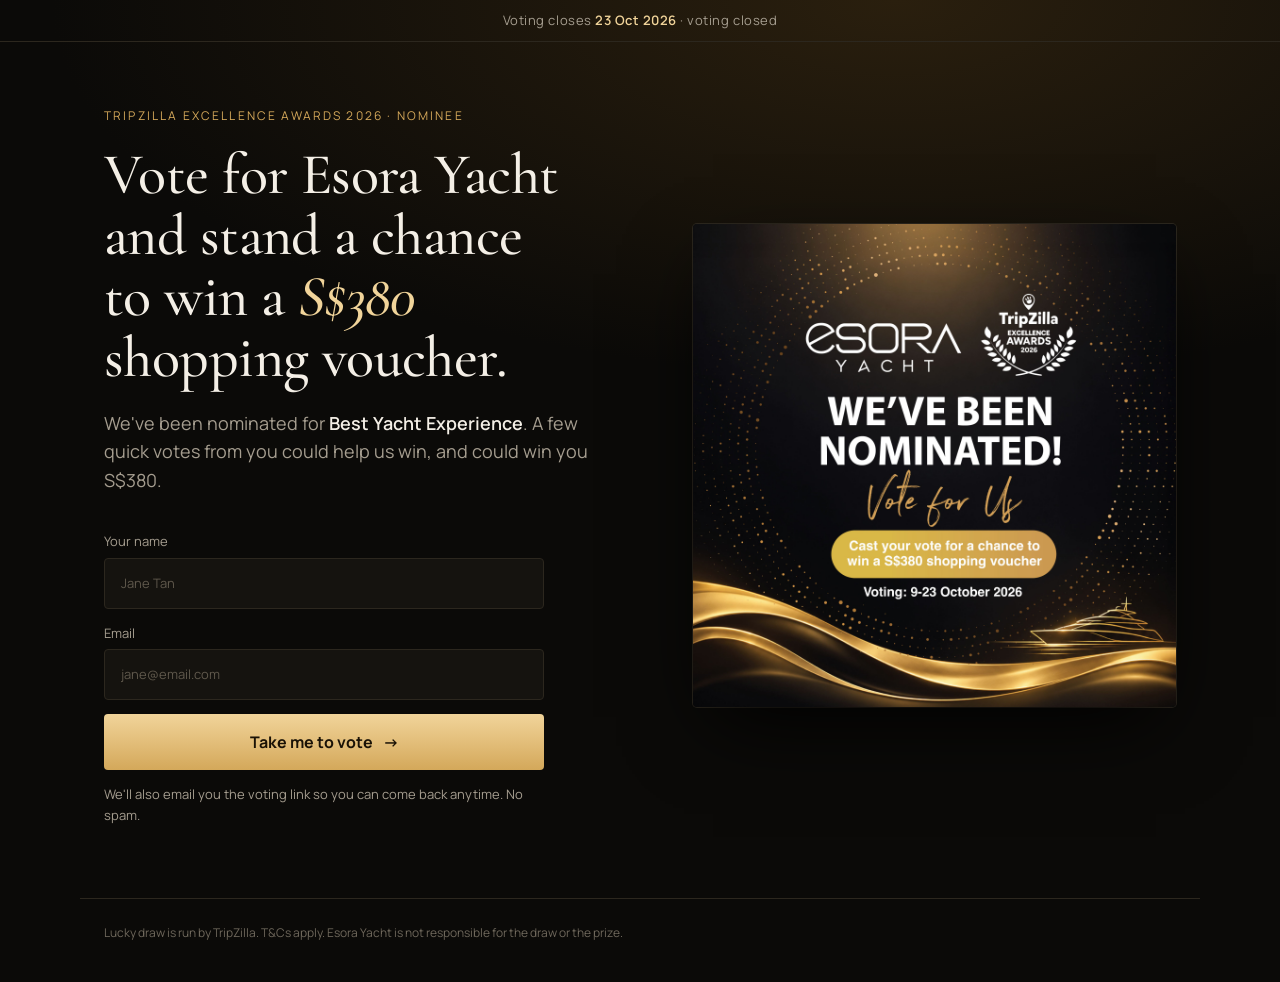
<file: index.html>
<!doctype html>
<html lang="en">
<head>
<meta charset="utf-8">
<meta name="viewport" content="width=device-width, initial-scale=1">
<title>Vote for Esora Yacht · Win S$380</title>
<link rel="preconnect" href="https://fonts.googleapis.com">
<link href="https://fonts.googleapis.com/css2?family=Cormorant+Garamond:ital,wght@0,500;0,600;1,500&family=Manrope:wght@400;500;600;700&display=swap" rel="stylesheet">
<link rel="stylesheet" href="style.css?v=7">
</head>
<body>
<div class="bar">Voting closes <strong>23 Oct 2026</strong> · <span id="left"></span></div>

<main class="wrap hero">
  <section class="copy">
    <p class="eyebrow">TripZilla Excellence Awards 2026 · Nominee</p>
    <h1>Vote for Esora Yacht and stand a chance to win a <em>S$380</em> shopping voucher.</h1>
    <p class="lede">We've been nominated for <strong>Best Yacht Experience</strong>. A few quick votes from you could help us win, and could win you S$380.</p>

    <form class="card" action="thank-you.html" method="get" id="f">
      <label>Your name<input name="name" autocomplete="name" required placeholder="Jane Tan"></label>
      <label>Email<input name="email" type="email" autocomplete="email" required placeholder="jane@email.com"></label>
      <button type="submit">Take me to vote <span aria-hidden="true">→</span></button>
      <p class="micro">We'll also email you the voting link so you can come back anytime. No spam.</p>
    </form>
  </section>

  <figure class="art">
    <img src="hero.jpg" alt="Esora Yacht nominated at the TripZilla Excellence Awards 2026. Vote for a chance to win a S$380 shopping voucher." width="2048" height="2048">
  </figure>
</main>


<footer class="wrap foot">Lucky draw is run by TripZilla. T&amp;Cs apply. Esora Yacht is not responsible for the draw or the prize.</footer>
<script src="countdown.js"></script>
<script>document.getElementById("f").addEventListener("submit",e=>{e.preventDefault();location.href="thank-you.html"});</script>
</body>
</html>
</file>
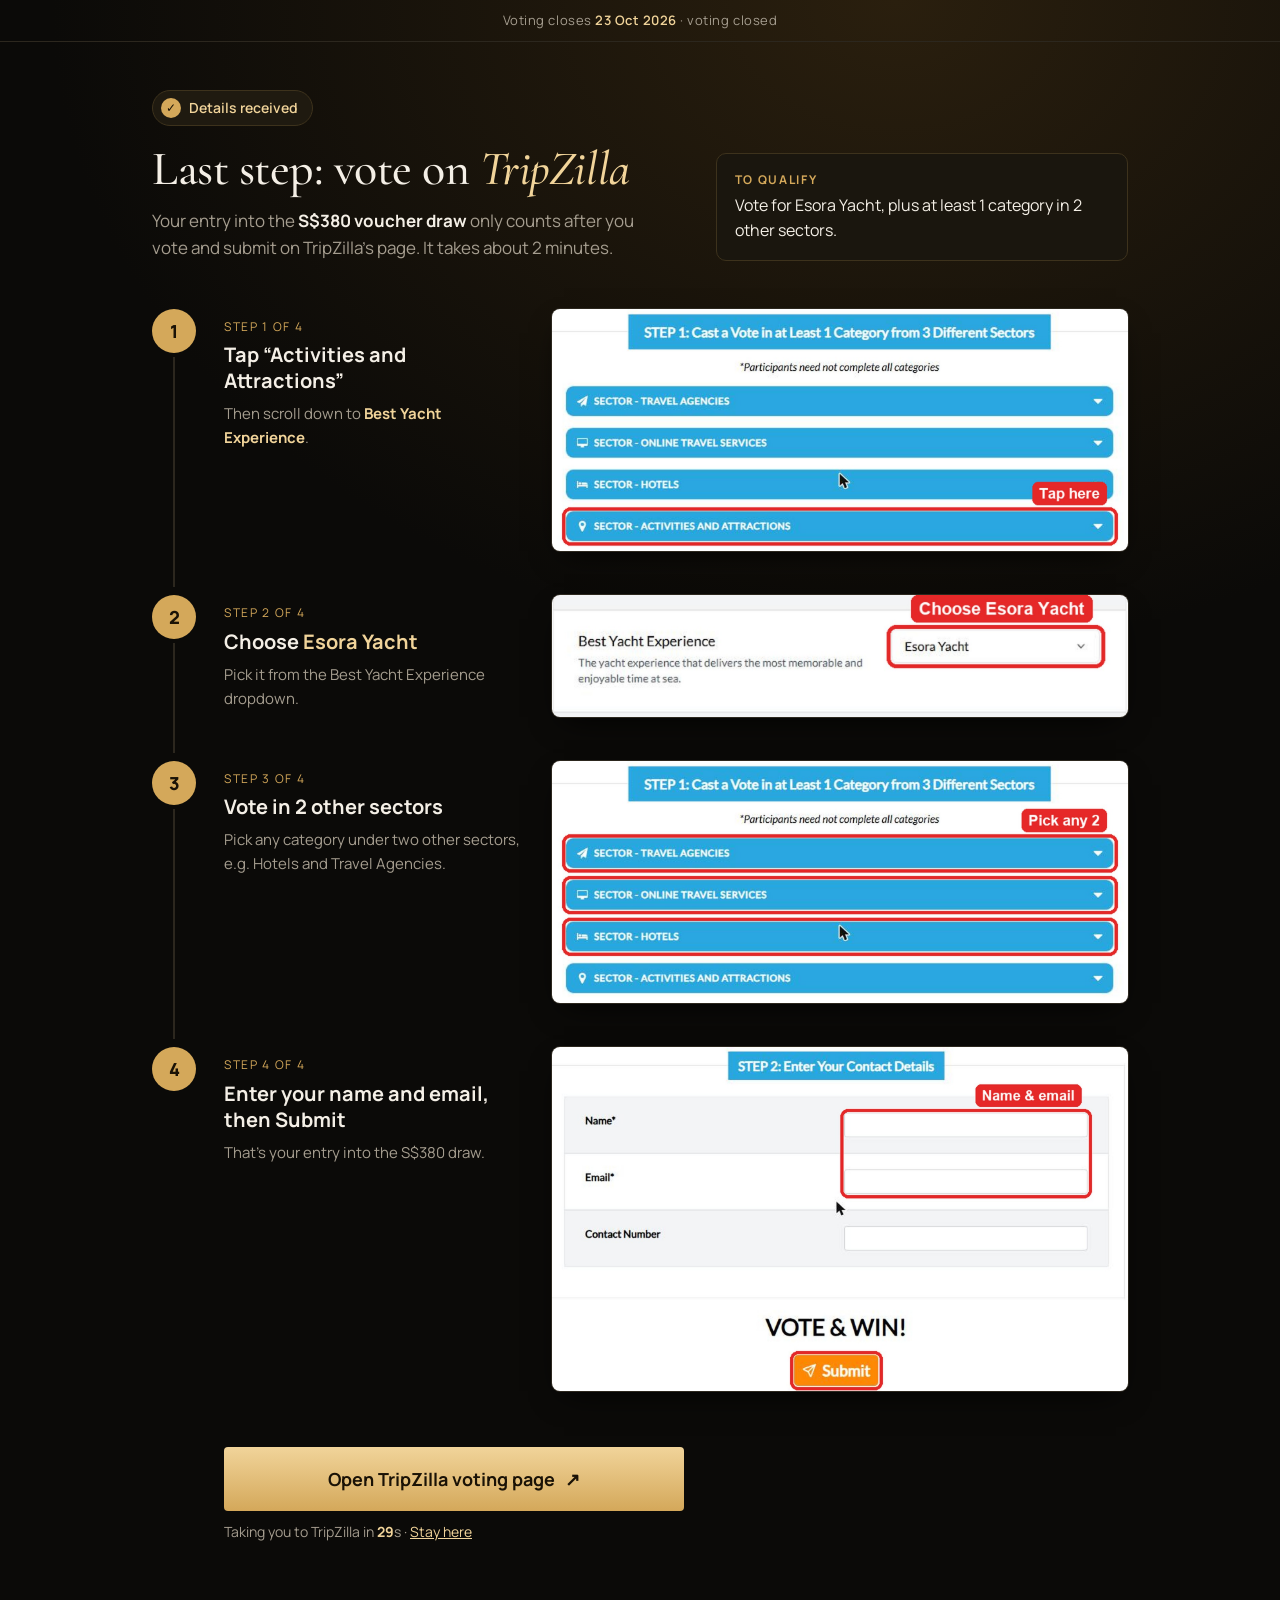
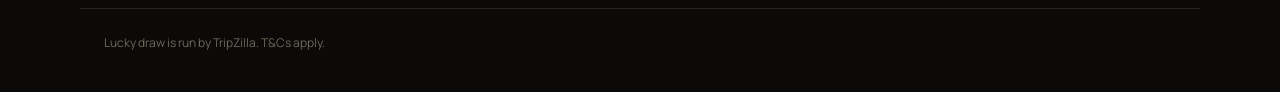
<file: thank-you.html>
<!doctype html>
<html lang="en">
<head>
<meta charset="utf-8">
<meta name="viewport" content="width=device-width, initial-scale=1">
<title>One last step · Vote on TripZilla</title>
<link rel="preconnect" href="https://fonts.googleapis.com">
<link href="https://fonts.googleapis.com/css2?family=Cormorant+Garamond:ital,wght@0,500;0,600;1,500&family=Manrope:wght@400;500;600;700;800&display=swap" rel="stylesheet">
<link rel="stylesheet" href="style.css?v=7">
<style>
.tk{max-width:720px;margin:0 auto;padding:40px 20px 120px}
.done{display:inline-flex;align-items:center;gap:8px;font-size:14px;font-weight:600;color:var(--gold2);background:#1f1a10;border:1px solid #3d321c;border-radius:999px;padding:6px 14px 6px 8px}
.done i{width:20px;height:20px;border-radius:50%;background:var(--gold);color:#1a1206;display:grid;place-items:center;font-style:normal;font-size:12px;font-weight:800}
.tk h1{margin-top:18px;font-size:clamp(34px,7vw,48px)}
.tk .intro{color:var(--mute);font-size:17px;margin-top:12px}
.tk .intro strong{color:var(--txt)}
.rule{margin-top:28px;background:#1a160e;border:1px solid #3d321c;border-radius:10px;padding:16px 18px;display:grid;gap:4px}
.rule b{font-size:12px;letter-spacing:.14em;text-transform:uppercase;color:var(--gold)}
.rule p{font-size:16px;color:var(--txt)}
.steps2{list-style:none;padding:0;margin-top:40px;display:grid;gap:0}
.steps2 li{display:grid;grid-template-columns:44px 1fr;column-gap:16px;position:relative;padding-bottom:36px}
.steps2 li:not(:last-child)::before{content:"";position:absolute;left:21px;top:48px;bottom:8px;width:2px;background:var(--line)}
.steps2 .n{width:44px;height:44px;border-radius:50%;background:var(--gold);color:#1a1206;font-weight:800;display:grid;place-items:center;font-size:18px}
.steps2 .body{display:grid;gap:12px;min-width:0;padding-top:2px}
.steps2 .lbl{font-size:12px;letter-spacing:.14em;text-transform:uppercase;color:var(--gold)}
.steps2 h2{font:700 20px/1.3 Manrope,sans-serif;color:var(--txt);margin-top:-6px}
.steps2 h2+p{color:var(--mute);font-size:15px;margin-top:-6px}
.steps2 strong{color:var(--gold2)}
.steps2 img{width:100%;max-width:100%;border-radius:8px;display:block;background:#fff;box-shadow:0 0 0 1px var(--line),0 12px 30px -12px #000}
.cta{margin-top:8px;display:grid;gap:10px;text-align:center}
.cta .btn{font-size:18px;padding:20px 24px;width:100%}
.cta p{font-size:14px;color:var(--mute)}
.cta p b{color:var(--gold2)}
.cta p button{font:inherit;color:var(--gold2);background:none;border:0;text-decoration:underline;cursor:pointer;padding:0}
.sticky{position:fixed;left:0;right:0;bottom:0;padding:12px 16px calc(12px + env(safe-area-inset-bottom,0px));background:rgba(11,10,8,.92);backdrop-filter:blur(8px);border-top:1px solid var(--line);display:none}
.sticky .btn{width:100%}
@media (max-width:640px){.sticky.show{display:block}.steps2 li{grid-template-columns:36px 1fr;column-gap:12px}.steps2 .n{width:36px;height:36px;font-size:16px}.steps2 li:not(:last-child)::before{left:17px;top:40px}.steps2 h2{font-size:18px}}
@media (min-width:900px){
.tk{max-width:1040px;padding:48px 32px 64px}
.tk .head{display:grid;grid-template-columns:1.25fr 1fr;gap:48px;align-items:end}
.tk .head .rule{margin-top:0}
.steps2{margin-top:48px}
.steps2 li{grid-template-columns:44px 300px 1fr;column-gap:28px;padding-bottom:44px}
.steps2 .body{display:contents}
.steps2 .body>*:not(img){grid-column:2}
.steps2 .lbl{grid-row:1;align-self:end;margin-top:8px}
.steps2 h2{grid-row:2;margin-top:6px}
.steps2 h2+p{grid-row:3;margin-top:8px;align-self:start}
.steps2 img{grid-column:3;grid-row:1 / span 4}
.steps2 .n{grid-row:1 / span 2}
.steps2 li:not(:last-child)::before{left:21px}
.cta{max-width:460px;margin:12px 0 0 72px}
.cta{text-align:left}
}
</style>
</head>
<body>
<div class="bar">Voting closes <strong>23 Oct 2026</strong> · <span id="left"></span></div>

<main class="tk">
  <div class="head"><div><span class="done"><i>✓</i> Details received</span>
  <h1>Last step: vote on <em>TripZilla</em></h1>
  <p class="intro">Your entry into the <strong>S$380 voucher draw</strong> only counts after you vote and submit on TripZilla's page. It takes about 2 minutes.</p>

  </div>
  <div class="rule">
    <b>To qualify</b>
    <p>Vote for Esora Yacht, plus at least 1 category in 2 other sectors.</p>
  </div>
  </div>

  <ol class="steps2">
    <li><span class="n">1</span><div class="body"><span class="lbl">Step 1 of 4</span><h2>Tap “Activities and Attractions”</h2><p>Then scroll down to <strong>Best Yacht Experience</strong>.</p><img src="step-1.jpg" alt="TripZilla voting page with Activities and Attractions highlighted"></div></li>
    <li><span class="n">2</span><div class="body"><span class="lbl">Step 2 of 4</span><h2>Choose <strong>Esora Yacht</strong></h2><p>Pick it from the Best Yacht Experience dropdown.</p><img src="step-2.jpg" alt="Best Yacht Experience dropdown set to Esora Yacht"></div></li>
    <li><span class="n">3</span><div class="body"><span class="lbl">Step 3 of 4</span><h2>Vote in 2 other sectors</h2><p>Pick any category under two other sectors, e.g. Hotels and Travel Agencies.</p><img src="step-3.jpg" alt="The other sectors highlighted"></div></li>
    <li><span class="n">4</span><div class="body"><span class="lbl">Step 4 of 4</span><h2>Enter your name and email, then Submit</h2><p>That's your entry into the S$380 draw.</p><img src="step-4.jpg" alt="TripZilla contact form with Submit button"></div></li>
  </ol>

  <div class="cta" id="cta">
    <a class="btn" href="https://www.tripzilla.com/excellence-awards/2026/vote" target="_blank" rel="noopener">Open TripZilla voting page <span aria-hidden="true">↗</span></a>
    <p id="redir">Taking you to TripZilla in <b id="sec">30</b>s · <button type="button" id="stop">Stay here</button></p>
  </div>
</main>

<div class="sticky" id="sticky"><a class="btn" href="https://www.tripzilla.com/excellence-awards/2026/vote" target="_blank" rel="noopener">Open TripZilla voting page ↗</a></div>

<footer class="wrap foot">Lucky draw is run by TripZilla. T&amp;Cs apply.</footer>
<script src="countdown.js"></script>
<script>
const st=document.getElementById('sticky'),cta=document.getElementById('cta');
new IntersectionObserver(([e])=>st.classList.toggle('show',!e.isIntersecting&&e.boundingClientRect.top>0)).observe(cta);
let n=30;const sec=document.getElementById('sec'),url=document.querySelector('.cta .btn').href,t=setInterval(()=>{n--;sec.textContent=n;if(n<=0){clearInterval(t);location.href=url}},1000);
document.getElementById('stop').onclick=()=>{clearInterval(t);document.getElementById('redir').textContent='Auto-redirect paused. Tap the button when you’re ready.'};
</script>
</body>
</html>
</file>
<file: style.css>
:root{color-scheme:dark;--ink:#0b0a08;--ink2:#15130f;--line:#2c271e;--gold:#d4a85a;--gold2:#f1d49a;--txt:#f4efe6;--mute:#a59d8f}
*{box-sizing:border-box;margin:0}
body{background:radial-gradient(120% 70% at 70% 0%,#2a1f0e 0%,var(--ink) 55%);background-color:var(--ink);color:var(--txt);font:16px/1.6 Manrope,system-ui,sans-serif;min-height:100vh}
.wrap{max-width:1120px;margin:0 auto;padding:0 24px}
.bar{text-align:center;font-size:13px;letter-spacing:.04em;padding:10px 16px;border-bottom:1px solid var(--line);color:var(--mute)}
.bar strong{color:var(--gold2);font-weight:600}
.eyebrow{font-size:12px;letter-spacing:.18em;text-transform:uppercase;color:var(--gold);margin-bottom:20px}
h1{font:500 clamp(36px,5vw,58px)/1.05 "Cormorant Garamond",serif;letter-spacing:-.01em;text-wrap:balance}
h1 em{font-style:italic;color:var(--gold2)}
.lede{color:var(--mute);font-size:18px;margin-top:20px;max-width:46ch}
.lede strong{color:var(--txt);font-weight:600}
.hero{display:grid;grid-template-columns:1.05fr .95fr;gap:56px;align-items:center;padding-top:64px;padding-bottom:72px}
.art img{width:100%;height:auto;display:block;border-radius:4px;box-shadow:0 30px 80px -20px #000,0 0 0 1px var(--line)}
.card{margin-top:36px;display:grid;gap:14px;max-width:440px}
label{display:grid;gap:6px;font-size:13px;color:var(--mute)}
input{font:inherit;color:var(--txt);background:var(--ink2);border:1px solid var(--line);border-radius:4px;padding:14px 16px;transition:border-color .2s}
input::placeholder{color:#5f584c}
input:focus{outline:none;border-color:var(--gold)}
button[type=submit],.btn{font:700 16px Manrope,sans-serif;color:#1a1206;background:linear-gradient(180deg,var(--gold2),var(--gold));border:0;border-radius:4px;padding:17px 22px;cursor:pointer;text-decoration:none;display:inline-flex;justify-content:center;gap:10px;transition:transform .2s cubic-bezier(.2,.8,.2,1),filter .2s}
button[type=submit]:hover,.btn:hover{transform:translateY(-1px);filter:brightness(1.06)}
button:focus-visible,.btn:focus-visible{outline:2px solid var(--gold2);outline-offset:3px}
.micro{font-size:13px;color:var(--mute)}
.steps{padding-top:56px;padding-bottom:72px;border-top:1px solid var(--line)}
h2{font:500 32px "Cormorant Garamond",serif}
h2 span{font:14px Manrope,sans-serif;color:var(--mute)}
.steps ol{list-style:none;padding:0;display:grid;grid-template-columns:repeat(3,1fr);gap:40px;margin-top:32px}
.steps b,.shots h3 b{font:italic 500 22px "Cormorant Garamond",serif;color:var(--gold)}
.steps h3{font-size:17px;font-weight:600;margin:8px 0 6px}
.steps p{color:var(--mute);font-size:15px}
.steps em{color:var(--txt);font-style:normal}
.foot{font-size:12px;color:#6e675b;padding-top:24px;padding-bottom:40px;border-top:1px solid var(--line)}
/* thank-you */
.ty{padding-top:64px;padding-bottom:64px;max-width:960px}
.go{margin:48px 0 0;display:grid;gap:12px;justify-items:start}
.go button{font:inherit;color:var(--gold2);background:none;border:0;text-decoration:underline;cursor:pointer;padding:0}
.shots{list-style:none;padding:0;display:grid;grid-template-columns:repeat(4,1fr);gap:24px}
.shot{aspect-ratio:4/3;border:1px dashed #4a4233;border-radius:4px;background:var(--ink2);display:grid;place-content:center;text-align:center;padding:24px;gap:8px;color:var(--mute);font-size:14px}
.shot span{font-size:11px;letter-spacing:.16em;text-transform:uppercase;color:var(--gold)}
.shot b{color:var(--txt);font-weight:600}
.shots h3{font-size:15px;font-weight:600;margin-top:14px;display:flex;gap:10px;align-items:baseline}
.close{margin-top:56px;font:italic 500 26px "Cormorant Garamond",serif;color:var(--gold2)}
@media (max-width:820px){
  .hero{grid-template-columns:1fr;gap:32px;padding-top:32px}
  .art{order:-1;max-width:260px;margin:0 auto}
  .wrap{padding:0 16px}
  .steps ol,.shots{grid-template-columns:1fr;gap:28px}
  .card{max-width:none}
  .btn{width:100%}
  .go{justify-items:stretch}
}
@media (prefers-reduced-motion:reduce){*{transition:none!important}}
.ty .lede{margin-bottom:48px}
.shots img{width:100%;aspect-ratio:4/3;object-fit:contain;background:#fff;display:block;border-radius:4px;box-shadow:0 0 0 1px var(--line)}
.shots p{color:var(--mute);font-size:14px;margin-top:4px}
.shots strong{color:var(--txt);font-weight:600}
.ty{max-width:1120px}
@media (max-width:980px){.shots{grid-template-columns:1fr 1fr}}
@media (max-width:520px){.shots{grid-template-columns:1fr 1fr;gap:20px 12px}.shots p{display:none}.shots h3{font-size:14px}}
</file>
